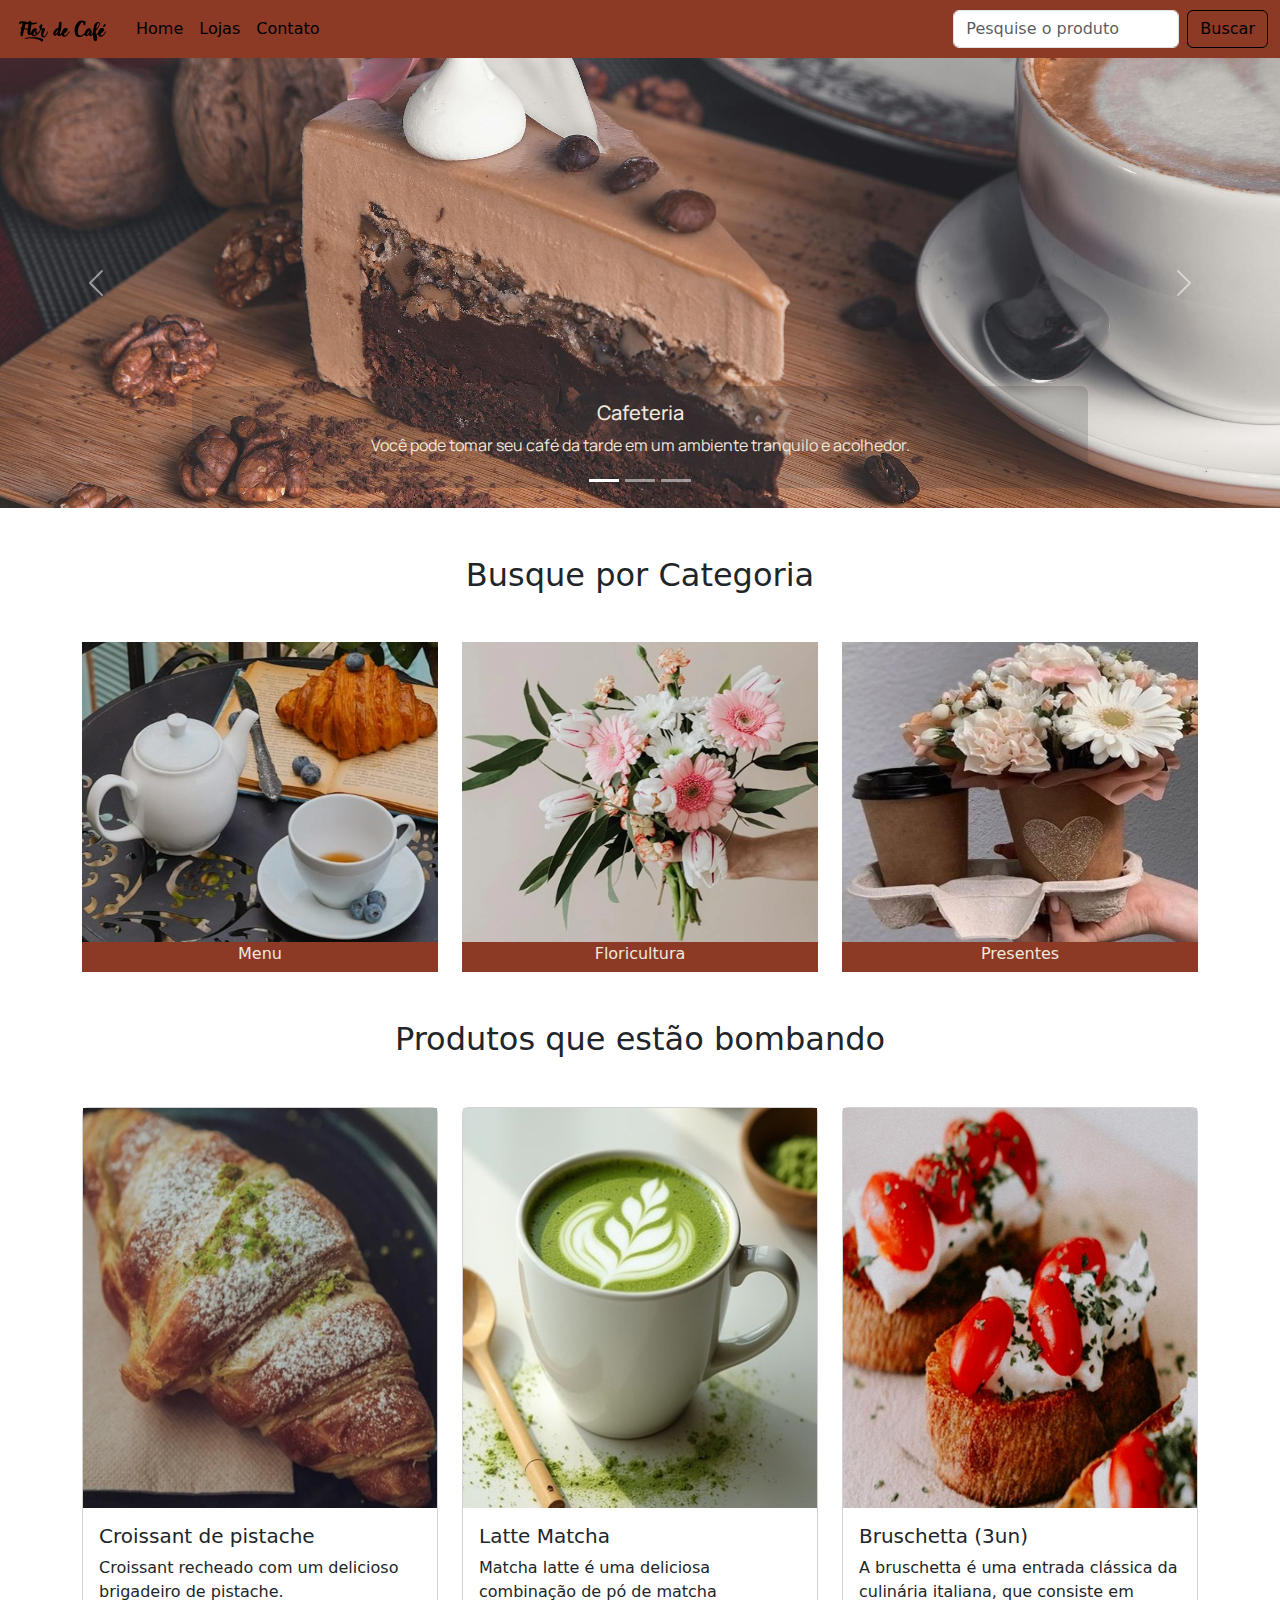
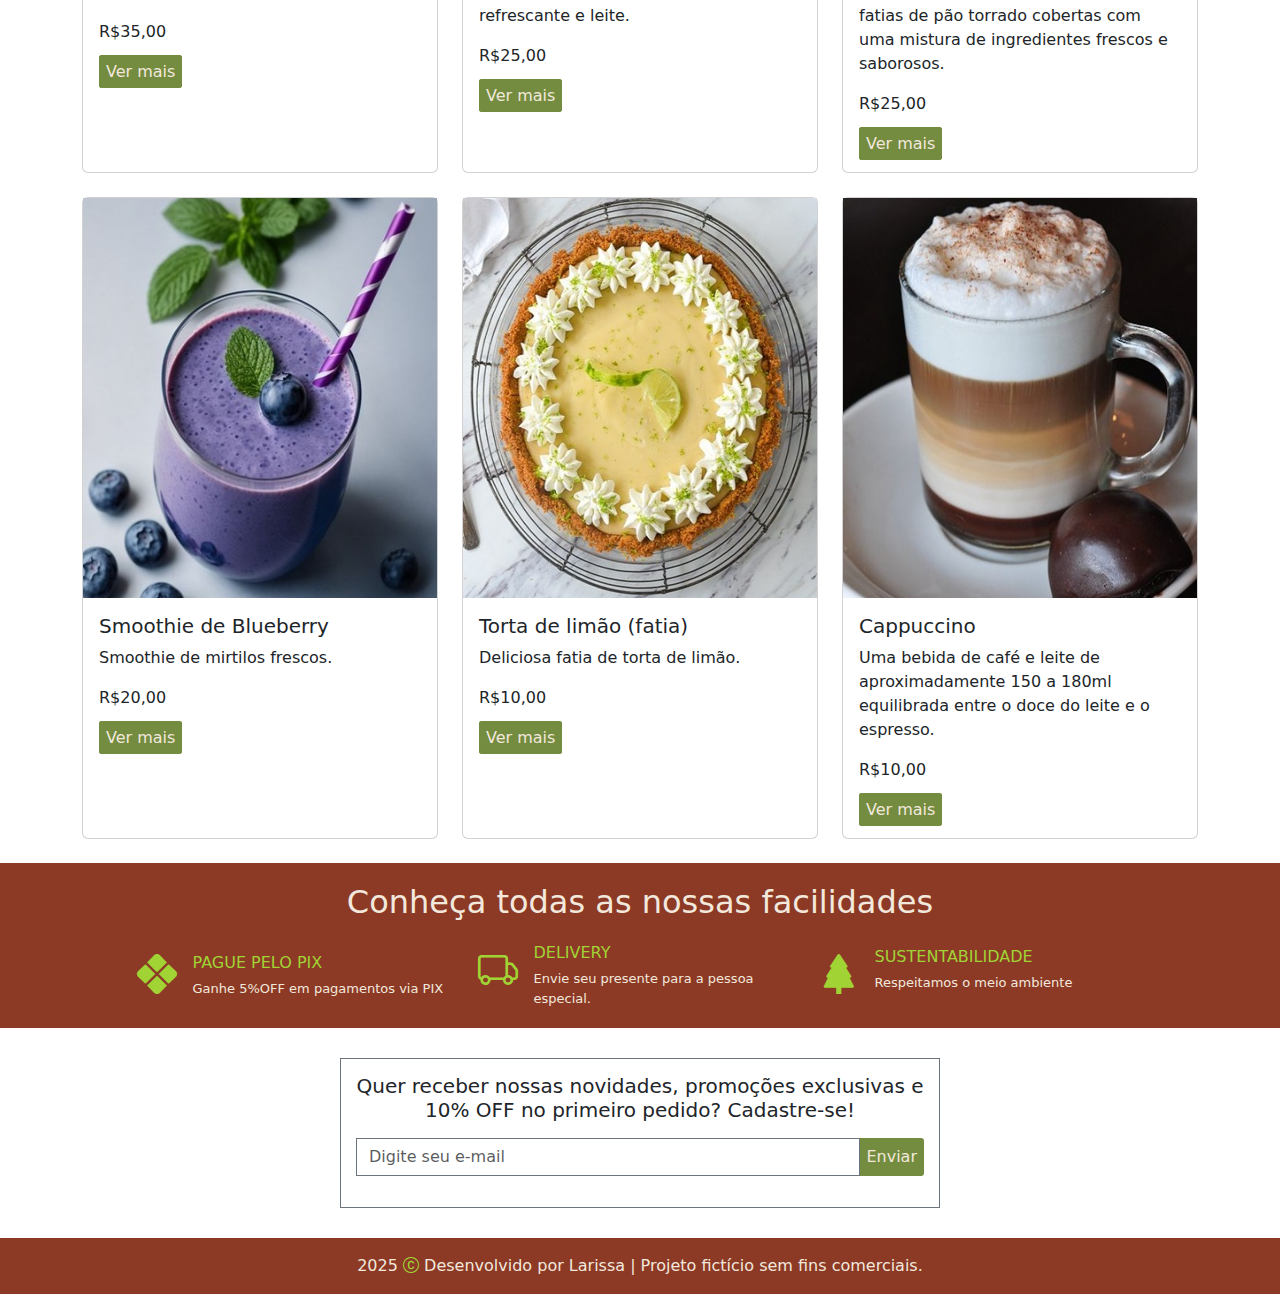
<file: index.html>
<!DOCTYPE html>
<html lang="pt-BR">

<head>
  <meta charset="UTF-8">
  <meta name="viewport" content="width=device-width, initial-scale=1.0">
  <title>Flor de café - cafeteria e floricultura</title>
  <link rel="shortcut icon" href="img/iconcoffee.svg" type="image/x-icon">
  <link href="https://cdn.jsdelivr.net/npm/bootstrap@5.3.3/dist/css/bootstrap.min.css" rel="stylesheet"
    integrity="sha384-QWTKZyjpPEjISv5WaRU9OFeRpok6YctnYmDr5pNlyT2bRjXh0JMhjY6hW+ALEwIH" crossorigin="anonymous">
  <link rel="stylesheet" href="style.css">
  <link rel="preconnect" href="https://fonts.googleapis.com">
  <link rel="preconnect" href="https://fonts.gstatic.com" crossorigin>
  <link href="https://fonts.googleapis.com/css2?family=Manrope:wght@200..800&display=swap" rel="stylesheet">
  <link rel="stylesheet" href="https://cdn.jsdelivr.net/npm/bootstrap-icons@1.11.3/font/bootstrap-icons.min.css">
</head>

<body>
  <nav class="navbar navbar-expand-md">
    <div class="container-fluid">
      <a class="navbar-brand" href="index.html"><h1 class="m-0"><img class="d-block" src="img/flordecafe.svg" alt="logo flor de café"></h1></a>
      <button class="navbar-toggler" type="button" data-bs-toggle="collapse" data-bs-target="#navbarSupportedContent"
        aria-controls="navbarSupportedContent" aria-expanded="false" aria-label="Toggle navigation">
        <span class="navbar-toggler-icon"></span>
      </button>
      <div class="collapse navbar-collapse" id="navbarSupportedContent">
        <ul class="navbar-nav me-auto">
          <li class="nav-item">
            <a class="nav-link" aria-current="page" href="index.html">Home</a>
          </li>
          <li class="nav-item">
            <a class="nav-link" href="lojas.html">Lojas</a>
          </li>
          <li class="nav-item">
            <a class="nav-link" href="contato.html">Contato</a>
          </li>
        </ul>
        <form class="d-flex" role="search">
          <input class="form-control me-2" type="search" placeholder="Pesquise o produto" aria-label="Search">
          <button class="btn" type="submit">Buscar</button>
        </form>
      </div>
    </div>
  </nav>

  <div id="carouselExampleCaptions" class="carousel slide" data-bs-ride="carousel">
    <div class="carousel-indicators">
      <button type="button" data-bs-target="#carouselExampleCaptions" data-bs-slide-to="0" class="active"
        aria-current="true" aria-label="Slide 1"></button>
      <button type="button" data-bs-target="#carouselExampleCaptions" data-bs-slide-to="1"
        aria-label="Slide 2"></button>
      <button type="button" data-bs-target="#carouselExampleCaptions" data-bs-slide-to="2"
        aria-label="Slide 3"></button>
    </div>
    <div class="carousel-inner">
      <div class="carousel-item active">
        <img src="img/coffeetable.jpeg" class="img-fluid w-100" alt="...">
        <div class="carousel-caption">
          <h5>Cafeteria</h5>
          <p>Você pode tomar seu café da tarde em um ambiente tranquilo e acolhedor.</p>
        </div>
      </div>
      <div class="carousel-item">
        <img src="img/floricultura.jpg" class="d-block w-100" alt="...">
        <div class="carousel-caption">
          <h5>Floricultura</h5>
          <p>Presenteie alguém especial ou você mesmo com lindas flores.</p>
        </div>
      </div>
      <div class="carousel-item">
        <img src="img/slide3.jpg" class="d-block w-100" alt="...">
        <div class="carousel-caption">
          <h5>Delivery</h5>
          <p>Envie presentes para quem você ama.</p>
        </div>
      </div>
    </div>
    <button class="carousel-control-prev" type="button" data-bs-target="#carouselExampleCaptions" data-bs-slide="prev">
      <span class="carousel-control-prev-icon" aria-hidden="true"></span>
      <span class="visually-hidden">Previous</span>
    </button>
    <button class="carousel-control-next" type="button" data-bs-target="#carouselExampleCaptions" data-bs-slide="next">
      <span class="carousel-control-next-icon" aria-hidden="true"></span>
      <span class="visually-hidden">Next</span>
    </button>
  </div>

  <h2 class="text-center my-3 my-xl-5">Busque por Categoria</h2>

  <div class="container mx-auto g-4">
    <div class="row">

      <div class="col-4 col-md-4 col-xxl-2 d-block">
        <div class="card rounded-0 border-0">
          <img class="img-categoria" src="img/card1.jpeg" alt="imagem de cardápio">
          <div class="categoria">
            <p class="categoria-texto">Menu</p>
          </div>
        </div>
      </div>

      <div class="col-4 col-md-4 col-xxl-2">
        <div class="card rounded-0 border-0">
         <img class="img-categoria" src="img/card2.jpg" alt="imagem de flores representando uma floricultura">
          <div class="categoria">
            <p class="categoria-texto">Floricultura</p>
          </div>
        </div>
      </div>

      <div class="col-4 col-md-4 col-xxl-2">
        <div class="card rounded-0 border-0">
          <img class="img-categoria" src="img/card3.jpg" alt="foto de um presente com copos de café e flores">
          <div class="categoria">
            <p class="categoria-texto">Presentes</p>
          </div>
        </div>
      </div>

    </div>
  </div>


  <h2 class="text-center my-3 my-xl-5">Produtos que estão bombando</h2>

  <div class="container">
    <div class="row">

    <div class="col-12 col-md-6 col-xl-4 pb-4">
      <div class="card h-100">
      <img class="produto-img" src="img/croissant pistache.jpg" alt="croissant recheado com creme de pistache">
        <div class="card-body">
          <h5 class="card-title">Croissant de pistache</h5>
          <p class="card-text">Croissant recheado com um delicioso brigadeiro de pistache.</p>
          <p>R$35,00</p>
          <a href="#" class="btn-ver">Ver mais</a>
        </div>
      </div>
    </div>

    <div class="col-12 col-md-6 col-xl-4 pb-4">
      <div class="card h-100">
        <img class="produto-img" src="img/latte matcha.webp" alt="xícara de latte matcha">
        <div class="card-body">
          <h5 class="card-title">Latte Matcha</h5>
          <p class="card-text">Matcha latte é uma deliciosa combinação de pó de matcha refrescante e leite.</p>
          <p>R$25,00</p>
          <a href="#" class="btn-ver">Ver mais</a>
        </div>
      </div>
    </div>

    <div class="col-12 col-md-6 col-xl-4 pb-4">
      <div class="card h-100">
        <img class="produto-img" src="img/bruschetta.jpeg" alt="foto de uma porção de bruschetta">
        <div class="card-body">
          <h5 class="card-title">Bruschetta (3un)</h5>
          <p class="card-text">A bruschetta é uma entrada clássica da culinária italiana, que consiste em fatias de pão torrado cobertas com uma mistura de ingredientes frescos e saborosos.</p>
          <p>R$25,00</p>
          <a href="#" class="btn-ver">Ver mais</a>
        </div>
      </div>
    </div>

    <div class="col-12 col-md-6 col-xl-4 pb-4">
      <div class="card h-100">
        <img class="produto-img" src="img/smoothieblb.jpg" alt="smoothie de blueberry">
        <div class="card-body">
          <h5 class="card-title">Smoothie de Blueberry</h5>
          <p class="card-text">Smoothie de mirtilos frescos.</p>
          <p>R$20,00</p>
          <a href="#" class="btn-ver">Ver mais</a>
        </div>
      </div>
    </div>

    <div class="col-12 col-md-6 col-xl-4 pb-4">
      <div class="card h-100">
        <img class="produto-img" src="img/tortalimao.jpg" alt="torta de limão">
        <div class="card-body">
          <h5 class="card-title">Torta de limão (fatia)</h5>
          <p class="card-text">Deliciosa fatia de torta de limão.</p>
          <p>R$10,00</p>
          <a href="#" class="btn-ver">Ver mais</a>
        </div>
      </div>
    </div>

    <div class="col-12 col-md-6 col-xl-4 pb-4">
      <div class="card h-100">
        <img class="produto-img" src="img/cappuccino.jpg" alt="xícara de cappuccino">
        <div class="card-body">
          <h5 class="card-title">Cappuccino</h5>
          <p class="card-text">Uma bebida de café e leite de aproximadamente 150 a 180ml equilibrada entre o doce do leite e o espresso. </p>
          <p>R$10,00</p>
          <a href="#" class="btn-ver">Ver mais</a>
        </div>
      </div>
    </div>

  </div>
  </div>

  <section class="facilidades-section">

    <h2 class="facilidades-texto text-center">Conheça todas as nossas facilidades</h2>

    <div class="d-flex flex-column flex-lg-row align-items-center justify-content-center gap-3 px-3">
      <div class="facilidades d-flex align-items-center">
        <div><i class="bi bi-x-diamond-fill fs-1"></i></div>
        <div>
          <div class="facilidades-titulo ms-3 mb-1">PAGUE PELO PIX</div>
          <div class="texto-menor ms-3">Ganhe 5%OFF em pagamentos via PIX</div>
        </div>
      </div>

      <div class="facilidades d-flex">
        <div><i class="bi bi-truck fs-1"></i></div>
        <div>
          <div class="facilidades-titulo ms-3 mb-1">DELIVERY</div>
          <div class="texto-menor ms-3">Envie seu presente para a pessoa especial.</div>
        </div>
      </div>

      <div class="facilidades d-flex">
        <div><i class="bi bi-tree-fill fs-1"></i></div>
        <div>
          <div class="facilidades-titulo ms-3 mb-1">SUSTENTABILIDADE</div>
          <div class="texto-menor ms-3">Respeitamos o meio ambiente</div>
        </div>
      </div>
    </div>

  </section>

  <form class="form border border-secondary">
    <h5>Quer receber nossas novidades, promoções exclusivas e 10% OFF no primeiro pedido? Cadastre-se!</h5>
    <div class="input-group my-3">
      <input type="email" class="form-control border-secondary rounded-0" placeholder="Digite seu e-mail" aria-label="Digite seu e-mail" aria-describedby="button-addon2" /> 
<button type="button" id="button-addon2" class="enviar">Enviar</button>
    </div>
  </form>

  <footer class="footer text-center">
    <p class="py-3">2025 <i class="bi bi-c-circle"></i> Desenvolvido por Larissa | Projeto fictício sem fins comerciais.</p>
  </footer>


  <script src="https://cdn.jsdelivr.net/npm/bootstrap@5.3.3/dist/js/bootstrap.bundle.min.js"
    integrity="sha384-YvpcrYf0tY3lHB60NNkmXc5s9fDVZLESaAA55NDzOxhy9GkcIdslK1eN7N6jIeHz"
    crossorigin="anonymous"></script>
</body>

</html>
</file>
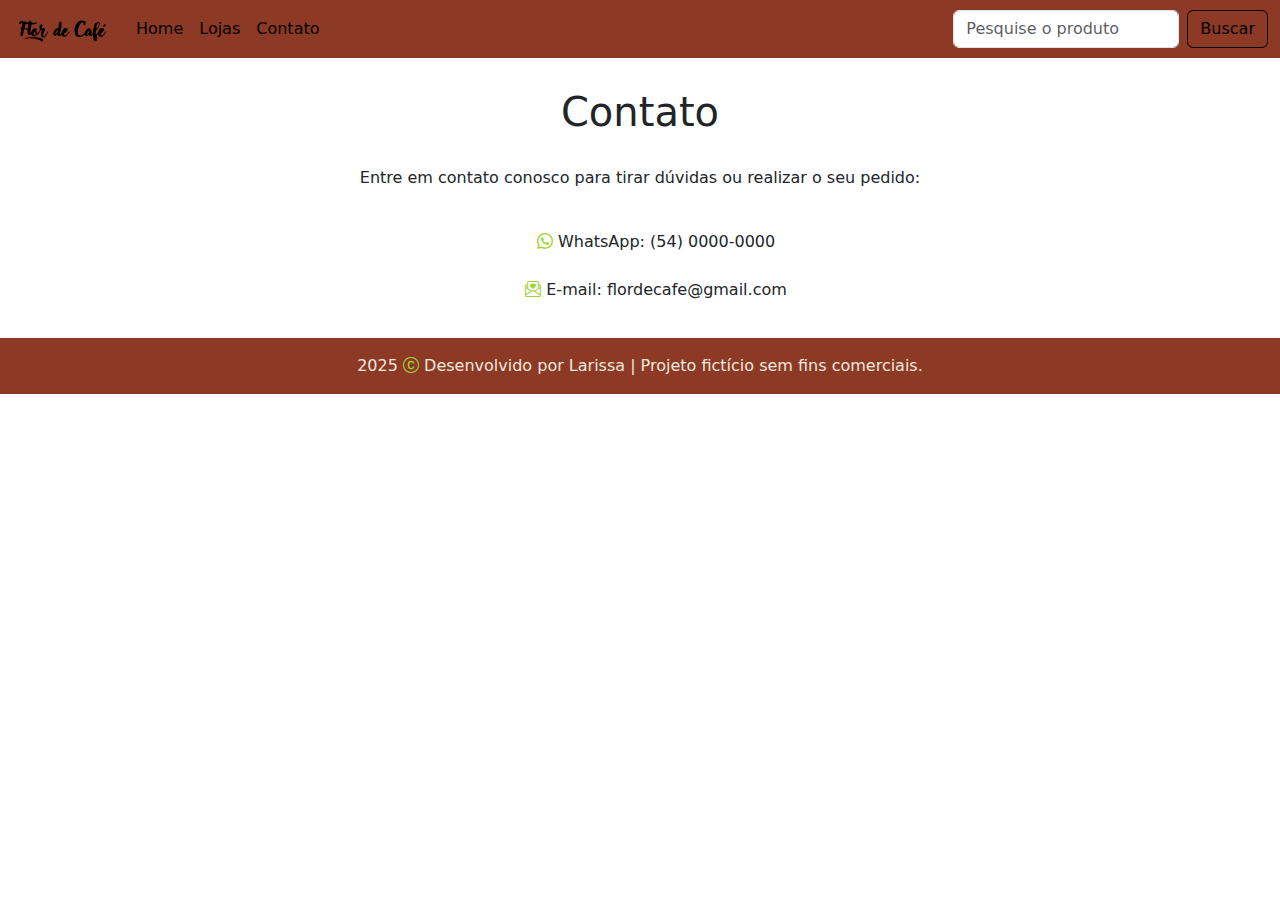
<file: contato.html>
<!DOCTYPE html>
<html lang="pt-BR">
<head>
    <meta charset="UTF-8">
    <meta name="viewport" content="width=device-width, initial-scale=1.0">
    <title>Entre em contato</title>
</head>
<link rel="stylesheet" href="style.css">
    <link rel="shortcut icon" href="img/iconcoffee.svg" type="image/x-icon">
    <link href="https://cdn.jsdelivr.net/npm/bootstrap@5.3.3/dist/css/bootstrap.min.css" rel="stylesheet"
      integrity="sha384-QWTKZyjpPEjISv5WaRU9OFeRpok6YctnYmDr5pNlyT2bRjXh0JMhjY6hW+ALEwIH" crossorigin="anonymous">
    <link rel="stylesheet" href="style.css">
    <link rel="preconnect" href="https://fonts.googleapis.com">
    <link rel="preconnect" href="https://fonts.gstatic.com" crossorigin>
    <link href="https://fonts.googleapis.com/css2?family=Manrope:wght@200..800&display=swap" rel="stylesheet">
    <link rel="stylesheet" href="https://cdn.jsdelivr.net/npm/bootstrap-icons@1.11.3/font/bootstrap-icons.min.css">
</head>
<body>
    
    <nav class="navbar navbar-expand-md">
        <div class="container-fluid">
          <a class="navbar-brand" href="index.html"><h1 class="m-0"><img class="d-block" src="img/flordecafe.svg" alt="logo flor de café"></h1></a>
          <button class="navbar-toggler" type="button" data-bs-toggle="collapse" data-bs-target="#navbarSupportedContent"
            aria-controls="navbarSupportedContent" aria-expanded="false" aria-label="Toggle navigation">
            <span class="navbar-toggler-icon"></span>
          </button>
          <div class="collapse navbar-collapse" id="navbarSupportedContent">
            <ul class="navbar-nav me-auto">
              <li class="nav-item">
                <a class="nav-link" aria-current="page" href="index.html">Home</a>
              </li>
              <li class="nav-item">
                <a class="nav-link" href="lojas.html">Lojas</a>
              </li>
              <li class="nav-item">
                <a class="nav-link" href="contato.html">Contato</a>
              </li>
            </ul>
            <form class="d-flex" role="search">
              <input class="form-control me-2" type="search" placeholder="Pesquise o produto" aria-label="Search">
              <button class="btn" type="submit">Buscar</button>
            </form>
          </div>
        </div>
      </nav>

      <h1 class="contato-titulo">Contato</h1> 

      <div class="contato">

          <p class="contato-p">
              Entre em contato conosco para tirar dúvidas ou realizar o seu pedido:
          </p><br>
          <ul class="contato-p">
            <li><i class="bi bi-whatsapp"></i>  WhatsApp: (54) 0000-0000</li><br>
            <li><i class="bi bi-envelope-paper-heart"></i>  E-mail: flordecafe@gmail.com</li>
          </ul>
          
      </div>
      
      <footer class="footer text-center">
        <p class="py-3">2025 <i class="bi bi-c-circle"></i> Desenvolvido por Larissa | Projeto fictício sem fins comerciais.</p>
      </footer>
    
    
      <script src="https://cdn.jsdelivr.net/npm/bootstrap@5.3.3/dist/js/bootstrap.bundle.min.js"
        integrity="sha384-YvpcrYf0tY3lHB60NNkmXc5s9fDVZLESaAA55NDzOxhy9GkcIdslK1eN7N6jIeHz"
        crossorigin="anonymous"></script>

</body>
</html>
</file>
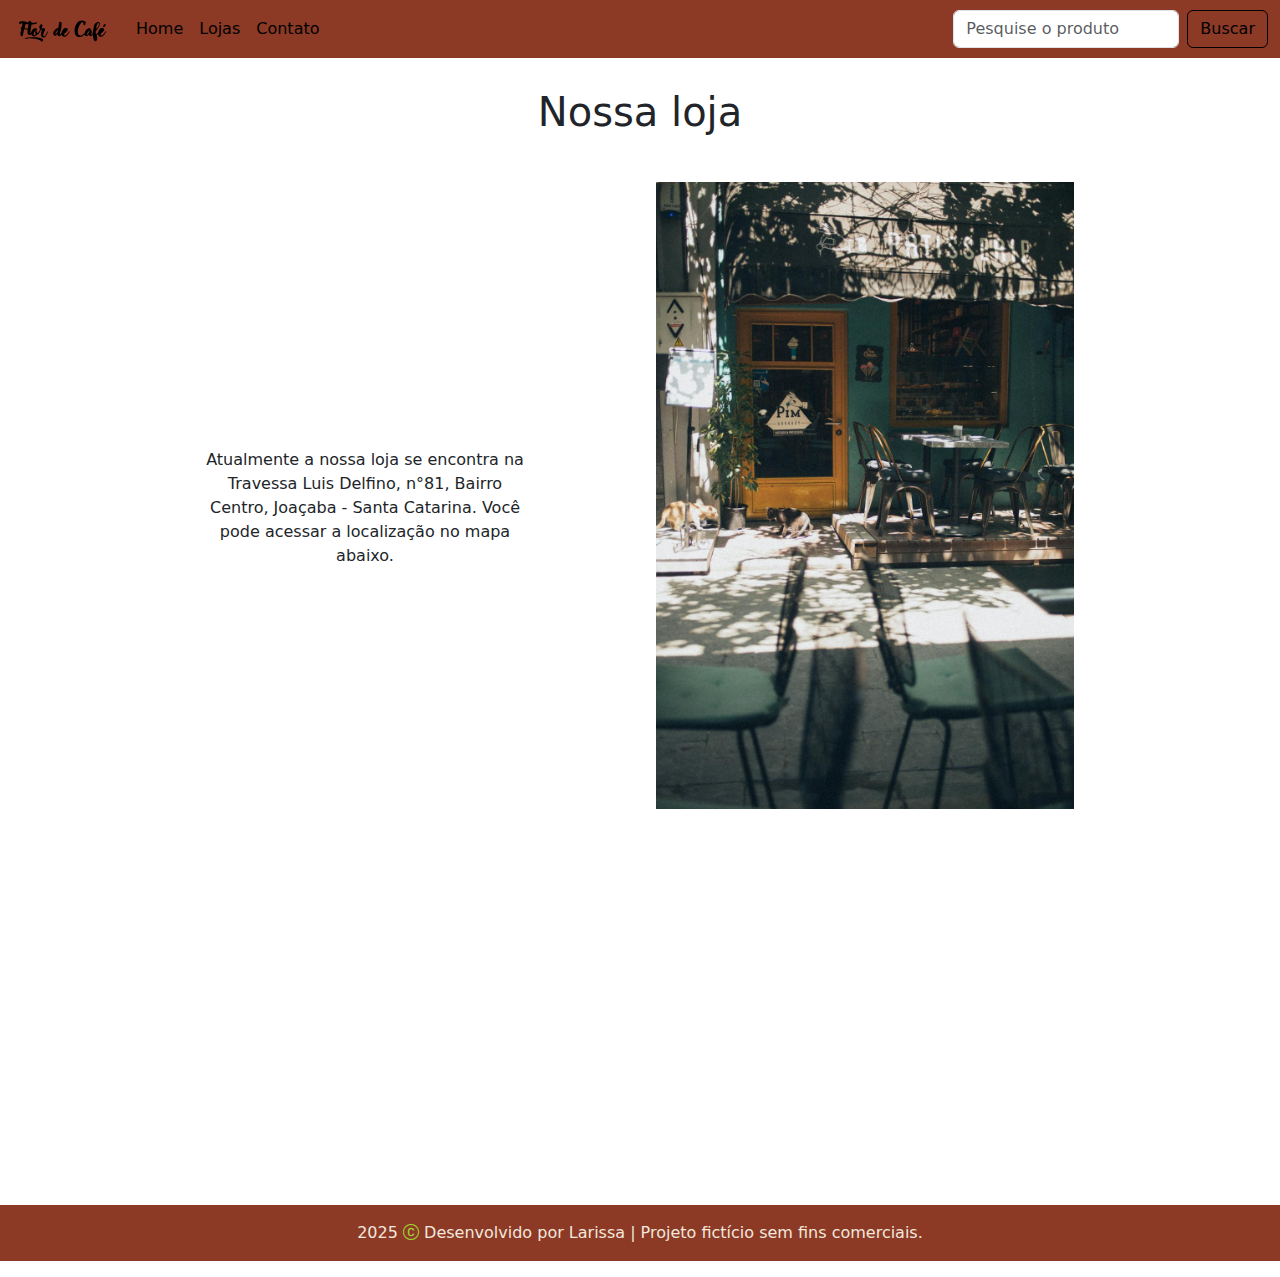
<file: lojas.html>
<!DOCTYPE html>
<html lang="pt-BR">
<head>
    <meta charset="UTF-8">
    <meta name="viewport" content="width=device-width, initial-scale=1.0">
    <title>Lojas - onde nos encontrar</title>
    <link rel="stylesheet" href="style.css">
    <link rel="shortcut icon" href="img/iconcoffee.svg" type="image/x-icon">
    <link href="https://cdn.jsdelivr.net/npm/bootstrap@5.3.3/dist/css/bootstrap.min.css" rel="stylesheet"
      integrity="sha384-QWTKZyjpPEjISv5WaRU9OFeRpok6YctnYmDr5pNlyT2bRjXh0JMhjY6hW+ALEwIH" crossorigin="anonymous">
    <link rel="stylesheet" href="style.css">
    <link rel="preconnect" href="https://fonts.googleapis.com">
    <link rel="preconnect" href="https://fonts.gstatic.com" crossorigin>
    <link href="https://fonts.googleapis.com/css2?family=Manrope:wght@200..800&display=swap" rel="stylesheet">
    <link rel="stylesheet" href="https://cdn.jsdelivr.net/npm/bootstrap-icons@1.11.3/font/bootstrap-icons.min.css">
</head>
<body>
    
    <nav class="navbar navbar-expand-md">
        <div class="container-fluid">
          <a class="navbar-brand" href="index.html"><h1 class="m-0"><img class="d-block" src="img/flordecafe.svg" alt="logo flor de café"></h1></a>
          <button class="navbar-toggler" type="button" data-bs-toggle="collapse" data-bs-target="#navbarSupportedContent"
            aria-controls="navbarSupportedContent" aria-expanded="false" aria-label="Toggle navigation">
            <span class="navbar-toggler-icon"></span>
          </button>
          <div class="collapse navbar-collapse" id="navbarSupportedContent">
            <ul class="navbar-nav me-auto">
              <li class="nav-item">
                <a class="nav-link" aria-current="page" href="index.html">Home</a>
              </li>
              <li class="nav-item">
                <a class="nav-link" href="lojas.html">Lojas</a>
              </li>
              <li class="nav-item">
                <a class="nav-link" href="contato.html">Contato</a>
              </li>
            </ul>
            <form class="d-flex" role="search">
              <input class="form-control me-2" type="search" placeholder="Pesquise o produto" aria-label="Search">
              <button class="btn" type="submit">Buscar</button>
            </form>
          </div>
        </div>
      </nav>

      <h1 class="endereco-titulo">Nossa loja</h1> 

      <div class="endereco">
          <p class="endereco-p p-3 text-center mx-auto w-75 w-md-50 w-lg-40">
              Atualmente a nossa loja se encontra na Travessa Luis Delfino, n°81, Bairro Centro, Joaçaba - Santa Catarina. Você pode acessar a localização no mapa abaixo.
          </p>
          
          <img class="endereco-img p-3 text-center mx-auto w-50 w-md-40 w-lg-30" src="img/cafe.jpeg" alt="Flor de Café localização">
      </div>
      
      <iframe class="endereco-mapa" 
          src="https://www.google.com/maps/embed?pb=!1m18!1m12!1m3!1d56790.488217874765!2d-51.556393864972264!3d-27.174988831547225!2m3!1f0!2f0!3f0!3m2!1i1024!2i768!4f13.1!3m3!1m2!1s0x94e3faab3e246e29%3A0x76930ccaad948e2a!2zSm9hw6dhYmEsIFND!5e0!3m2!1spt-PT!2sbr!4v1743626748278!5m2!1spt-PT!2sbr" 
          width="400" height="300" style="border:0;" allowfullscreen="" loading="lazy" referrerpolicy="no-referrer-when-downgrade">
      </iframe>

      <footer class="footer text-center">
        <p class="py-3">2025 <i class="bi bi-c-circle"></i> Desenvolvido por Larissa | Projeto fictício sem fins comerciais.</p>
      </footer>
    
    
      <script src="https://cdn.jsdelivr.net/npm/bootstrap@5.3.3/dist/js/bootstrap.bundle.min.js"
        integrity="sha384-YvpcrYf0tY3lHB60NNkmXc5s9fDVZLESaAA55NDzOxhy9GkcIdslK1eN7N6jIeHz"
        crossorigin="anonymous"></script>
</body>
</html>
</file>
<file: style.css>
:root{
    --marrom: #8C3926;
    --botoes: #748C3F;
    --letras: #F2E8DC;
}
.carousel-inner img {
    max-height: 450px; 
    width: auto;
    object-fit: cover;
}

.carousel-caption {
    font-family: "Manrope";
    background: rgba(60, 60, 60, 0.209); 
    color: var(--letras); 
    padding: 15px; 
    border-radius: 8px; 
  }
  
.texto-menor{
    font-size: 13px;
}

.facilidades{
    width: 325px;
}

.navbar{
    background-color: var(--marrom);
}

.nav-link{
    color: black;
}

.nav-link:hover{
    color: var(--letras);
}

.navbar-brand{
    width: 100px;
}

.btn{
    border: 1px solid black;
    color: black;
}

.btn:hover{
    border: 1px solid var(--letras);
    color: var(--letras);
}

.categoria{
    background-color: var(--marrom);
    color: var(--letras);
}

.btn-ver, .enviar{
    border: 2px solid var(--botoes);
    border-radius: 3px;
    background-color: var(--botoes);
    text-decoration: none;
    padding: 5px;
    color: var(--letras);
}
.btn-ver:hover, .enviar:hover{
    background-color: var(--letras);
    border: 2px solid var(--letras);
    color: var(--botoes);
    padding: 7px;
}

.footer{
    background-color: var(--marrom);
    color: var(--letras);
}

.facilidades-section{
    background-color: var(--marrom);
    color: var(--letras);
    padding: 20px 0 20px 0;
}

.bi{
    color: #a1d335;
}

.facilidades-texto{
    margin-bottom: 20px;
}

.facilidades-titulo{
    color: #a1d335;
}

.form{
    margin: auto;
    margin-top: 30px;
    margin-bottom: 30px;
    text-align: center;
    width: 600px;
    padding: 15px;
}

.img-categoria {
    height: 300px;
    width: auto;
}

.categoria {
    height: 30px;
}

.categoria-texto {
    text-align: center;
}

.produto-img {
    height: 400px;
}

.endereco-titulo {
    text-align: center; 
    margin-top: 30px;
    margin-bottom: 30px;
}

.endereco {
    display: flex;
    align-items: center;
    justify-content: center;
    gap: 100px; 
    max-width: 900px;
    margin: 0 auto; 
}

.endereco-img {
    width: 250px;
    height: auto;
    border-radius: 5px;
    margin-bottom: 40px;
}

.endereco-p {
    max-width: 400px;
    text-align: justify;
}

.endereco-mapa {
    display: block;
    margin: 20px auto; 
    border-radius: 5px;
}

.contato-titulo {
    text-align: center;
    margin: 30px;
}
.contato {
    display: flex;
    flex-direction: column;
    justify-content: center;
    text-align: center;
    margin: 20px;
    list-style: none;
}
.contato-p {
    list-style: none;
}
</file>
